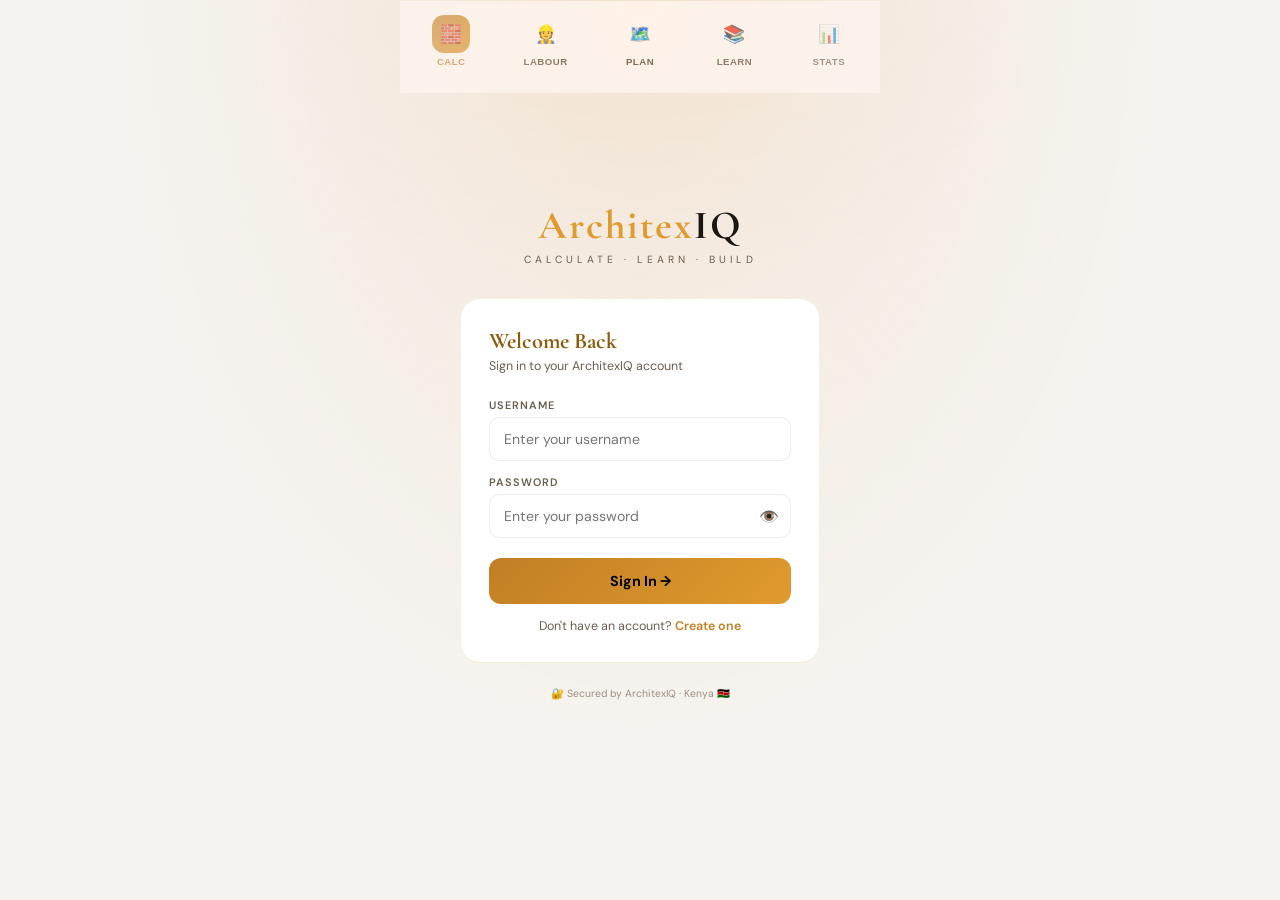
<file: index.html>
<!DOCTYPE html>
<html lang="en" data-theme="light">
<head>
<meta charset="UTF-8">
<meta name="viewport" content="width=device-width, initial-scale=1.0, maximum-scale=1.0, user-scalable=no">
<title>ArchitexIQ — Calculate. Learn. Build.</title>
<link href="https://fonts.googleapis.com/css2?family=Cormorant+Garamond:wght@400;500;600;700&family=DM+Sans:wght@300;400;500;600&display=swap" rel="stylesheet">
<link rel="stylesheet" href="style.css">
  <link rel="apple-touch-icon" href="logo.png">
<link rel="icon" type="image/png" href="logo.png">
<meta name="mobile-web-app-capable" content="yes">
<meta name="apple-mobile-web-app-capable" content="yes">
<meta name="apple-mobile-web-app-status-bar-style" content="black-translucent">
<meta name="apple-mobile-web-app-title" content="ArchitexIQ">
<meta name="theme-color" content="#070709">
</head>
<body>

<!-- STATUS BAR -->
<div class="status-bar" id="statusBar">
  <div class="status-time" id="statusTime">9:41</div>
  <div class="status-icons">
    <span>📶</span><span>🔋</span>
  </div>
</div>

<!-- HEADER -->
<div class="app-header" id="appHeader">
  <div class="app-logo" id="appLogo">
    Architex<span style="color:var(--gold2);">IQ</span>
    <small>C.L.B.</small>
  </div>
  <div class="header-right">
    <div class="notif-btn" onclick="showToast('🔔 No new notifications')">🔔</div>
    <div class="notif-btn" onclick="navigate('settings')" title="Settings">⚙️</div>
    <div class="notif-btn" onclick="logoutUser()" title="Logout" style="font-size:0.7rem;font-weight:700;color:var(--gold);">OUT</div>
  </div>
</div>

<!-- SCROLL AREA -->
<div class="scroll-area" id="scrollArea">
  <div class="page-content" id="pageContent"></div>
</div>

<!-- BOTTOM NAV -->
<nav class="bottom-nav" id="bottomNav">
  <button class="nav-item active" id="nav-calc" onclick="navigate('calc')">
    <div class="nav-icon">🧱</div>
    <div class="nav-label">Calc</div>
  </button>
  <button class="nav-item" id="nav-labour" onclick="navigate('labour')">
    <div class="nav-icon">👷</div>
    <div class="nav-label">Labour</div>
  </button>
  <button class="nav-item" id="nav-planner" onclick="navigate('planner')">
    <div class="nav-icon">🗺️</div>
    <div class="nav-label">Plan</div>
  </button>
  <button class="nav-item" id="nav-learn" onclick="navigate('learn')">
    <div class="nav-icon">📚</div>
    <div class="nav-label">Learn</div>
  </button>
  <button class="nav-item" id="nav-stats" onclick="navigate('stats')">
    <div class="nav-icon">📊</div>
    <div class="nav-label">Stats</div>
  </button>
</nav>

<!-- AI CHAT FAB -->
<button class="chat-fab" onclick="openChat()" id="chatFab">🤖</button>

<!-- AI CHAT OVERLAY -->
<div class="chat-overlay" id="chatOverlay" style="display:none;">
  <div class="chat-header">
    <div class="chat-header-info">
      <div class="chat-avatar">🤖</div>
      <div>
        <div class="chat-name">ArchitexIQ AI</div>
        <div class="chat-status">Online · Kenya Construction Expert</div>
      </div>
    </div>
    <button class="chat-close" onclick="closeChat()">✕</button>
  </div>
  <div class="chat-messages" id="chatMessages"></div>
  <div class="chat-suggestions" id="chatSuggestions"></div>
  <div class="chat-input-area">
    <textarea class="chat-input" id="chatInput"
      placeholder="Ask about construction, costs, materials..."
      rows="1"
      onkeydown="handleChatKey(event)"
      oninput="autoResize(this)"></textarea>
    <button class="chat-send" onclick="sendMessage()">➤</button>
  </div>
</div>

<!-- TOAST -->
<div class="toast" id="toast"></div>

<!-- AUTH OVERLAY (injected by auth.js) -->
<div id="authOverlay" style="display:none;position:fixed;inset:0;z-index:90;flex-direction:column;"></div>

<!-- ═══ SCRIPTS — ORDER MATTERS! ═══ -->
<script src="app.js"></script>
<script src="learn.js"></script>
<script src="settings.js"></script>
<script src="auth.js"></script>

</body>
</html>
</file>
<file: style.css>
/* ═══════════════════════════════════════════════════
   ArchitexIQ — style.css
   Light/Dark Mode + Full Premium Design
═══════════════════════════════════════════════════ */

@import url('https://fonts.googleapis.com/css2?family=Cormorant+Garamond:wght@400;500;600;700&family=DM+Sans:wght@300;400;500;600&display=swap');

/* ── LIGHT MODE (Default) ── */
:root {
  --bg: #f5f3ef;
  --surface: #ffffff;
  --card: #ffffff;
  --card2: #f0ede8;
  --border: rgba(201,168,76,0.2);
  --border2: rgba(0,0,0,0.08);
  --gold: #c17f24;
  --gold2: #e09a2e;
  --gold3: #8b5a0a;
  --goldglow: rgba(193,127,36,0.1);
  --green: #1a9e5c;
  --blue: #2563eb;
  --red: #dc2626;
  --purple: #7c3aed;
  --text: #1a1612;
  --muted: #9c8e7e;
  --muted2: #6b5d4f;
  --shadow: 0 2px 20px rgba(0,0,0,0.08);
  --shadow2: 0 4px 30px rgba(0,0,0,0.12);
  --radius: 16px;
  --radius2: 12px;
}

/* ── DARK MODE ── */
[data-theme="dark"] {
  --bg: #070709;
  --surface: #0d0d11;
  --card: #111117;
  --card2: #16161e;
  --border: rgba(201,168,76,0.12);
  --border2: rgba(255,255,255,0.05);
  --gold: #c9a84c;
  --gold2: #e8c97a;
  --gold3: #f5e6b8;
  --goldglow: rgba(201,168,76,0.15);
  --green: #2ecc71;
  --blue: #4a9eff;
  --red: #e74c3c;
  --purple: #9b59b6;
  --text: #f0ead8;
  --muted: #6b6454;
  --muted2: #8a7d6a;
  --shadow: 0 2px 20px rgba(0,0,0,0.4);
  --shadow2: 0 4px 30px rgba(0,0,0,0.6);
}

/* ── BASE ── */
* { margin: 0; padding: 0; box-sizing: border-box; -webkit-tap-highlight-color: transparent; }
html, body { height: 100%; overflow: hidden; }
body {
  font-family: 'DM Sans', sans-serif;
  background: var(--bg);
  color: var(--text);
  display: flex;
  flex-direction: column;
  max-width: 480px;
  margin: 0 auto;
  position: relative;
  transition: background 0.3s ease, color 0.3s ease;
}
body::before {
  content: '';
  position: fixed;
  top: 0; left: 0; right: 0; height: 300px;
  background: radial-gradient(ellipse at 50% -20%, rgba(193,127,36,0.06) 0%, transparent 70%);
  pointer-events: none; z-index: 0;
}

/* ── STATUS BAR ── */
.status-bar {
  display: flex; justify-content: space-between; align-items: center;
  padding: 12px 20px 4px;
  font-size: 0.72rem; font-weight: 600;
  color: var(--muted2);
  flex-shrink: 0;
  position: relative; z-index: 10;
}
.status-time { font-family: 'Cormorant Garamond', serif; font-size: 1rem; font-weight: 600; color: var(--text); }
.status-icons { display: flex; gap: 5px; align-items: center; }

/* ── HEADER ── */
.app-header {
  padding: 8px 20px 12px;
  display: flex; align-items: center; justify-content: space-between;
  flex-shrink: 0; position: relative; z-index: 10;
  border-bottom: 1px solid var(--border);
  background: var(--surface);
  transition: background 0.3s ease;
}
.app-logo {
  font-family: 'Cormorant Garamond', serif;
  font-size: 1.5rem; font-weight: 700;
  color: var(--gold2); letter-spacing: 1px;
}
.app-logo span { color: var(--text); font-weight: 400; }
.app-logo small {
  font-family: 'DM Sans', sans-serif;
  font-size: 0.55rem; font-weight: 600;
  background: linear-gradient(135deg, var(--gold), var(--gold2));
  color: #fff; padding: 2px 7px; border-radius: 4px;
  margin-left: 6px; vertical-align: middle; letter-spacing: 1px;
}
.header-right { display: flex; gap: 8px; align-items: center; }
.notif-btn {
  width: 36px; height: 36px; border-radius: 10px;
  background: var(--card2); border: 1px solid var(--border2);
  display: flex; align-items: center; justify-content: center;
  cursor: pointer; font-size: 1rem; transition: all 0.2s;
}
.notif-btn:hover { border-color: var(--gold); }

/* ── SCROLL AREA ── */
.scroll-area {
  flex: 1; overflow-y: auto; overflow-x: hidden;
  -webkit-overflow-scrolling: touch;
  position: relative; z-index: 5;
  background: var(--bg);
  transition: background 0.3s ease;
}
.scroll-area::-webkit-scrollbar { width: 0; }
.page-content { padding: 16px 16px 20px; }

/* ── BOTTOM NAV ── */
.bottom-nav {
  display: flex !important;
  background: var(--surface);
  border-top: 1px solid var(--border);
  padding: 8px 4px 20px;
  flex-shrink: 0;
  position: relative; z-index: 10;
  transition: background 0.3s ease;
}
.nav-item {
  flex: 1; display: flex; flex-direction: column; align-items: center; gap: 3px;
  padding: 6px 2px; cursor: pointer; border-radius: 12px;
  transition: all 0.2s; border: none; background: transparent;
}
.nav-item.active .nav-icon {
  background: linear-gradient(135deg, var(--gold), var(--gold2));
  color: #fff;
}
.nav-icon {
  width: 38px; height: 38px; border-radius: 12px;
  display: flex; align-items: center; justify-content: center;
  font-size: 1.1rem; background: transparent;
  transition: all 0.2s;
}
.nav-label { font-size: 0.6rem; font-weight: 600; color: var(--muted2); letter-spacing: 0.5px; text-transform: uppercase; }
.nav-item.active .nav-label { color: var(--gold); }

/* ── CARDS ── */
.card {
  background: var(--card);
  border: 1px solid var(--border2);
  border-radius: var(--radius);
  padding: 18px; margin-bottom: 12px;
  position: relative; overflow: hidden;
  box-shadow: var(--shadow);
  transition: background 0.3s ease, border 0.3s ease;
}
.card::before {
  content: ''; position: absolute; top: 0; left: 0; right: 0; height: 1px;
  background: linear-gradient(90deg, transparent, var(--gold), transparent);
  opacity: 0.3;
}
.card-gold {
  background: linear-gradient(135deg, var(--goldglow), transparent);
  border-color: var(--border);
}
.card-title {
  font-family: 'Cormorant Garamond', serif;
  font-size: 1.1rem; font-weight: 600;
  margin-bottom: 14px;
  display: flex; align-items: center; gap: 8px;
  color: var(--gold3);
}
.card-icon {
  width: 28px; height: 28px; border-radius: 8px;
  background: var(--goldglow); border: 1px solid var(--border);
  display: flex; align-items: center; justify-content: center; font-size: 0.85rem;
}

/* ── HERO ── */
.hero { padding: 20px 0 16px; margin-bottom: 16px; }
.hero-eyebrow {
  font-size: 0.65rem; font-weight: 600; letter-spacing: 3px;
  text-transform: uppercase; color: var(--gold);
  margin-bottom: 8px; display: flex; align-items: center; gap: 6px;
}
.hero-eyebrow::before, .hero-eyebrow::after { content: ''; flex: 1; height: 1px; background: linear-gradient(90deg, transparent, var(--border)); }
.hero-eyebrow::before { background: linear-gradient(90deg, transparent, var(--gold)); }
.hero-title {
  font-family: 'Cormorant Garamond', serif;
  font-size: clamp(2rem, 7vw, 2.8rem);
  font-weight: 700; line-height: 1.05; margin-bottom: 6px;
}
.hero-title .gold {
  background: linear-gradient(135deg, var(--gold), var(--gold2));
  -webkit-background-clip: text; -webkit-text-fill-color: transparent;
}
.hero-sub { color: var(--muted2); font-size: 0.82rem; line-height: 1.6; }

/* ── FORM ── */
.form-group { margin-bottom: 12px; }
.form-label {
  display: block; font-size: 0.68rem; font-weight: 600;
  color: var(--muted2); margin-bottom: 5px;
  text-transform: uppercase; letter-spacing: 1px;
}
input, select, textarea {
  width: 100%; padding: 11px 14px;
  background: var(--surface);
  border: 1px solid var(--border2);
  border-radius: 10px; color: var(--text);
  font-family: 'DM Sans', sans-serif; font-size: 0.88rem;
  outline: none; -webkit-appearance: none;
  transition: border 0.2s, box-shadow 0.2s, background 0.3s;
}
input:focus, select:focus, textarea:focus {
  border-color: var(--gold);
  box-shadow: 0 0 0 3px var(--goldglow);
}
input.error { border-color: var(--red); box-shadow: 0 0 0 3px rgba(220,38,38,0.1); }
select option { background: var(--surface); color: var(--text); }
textarea { resize: vertical; min-height: 70px; }
.grid2 { display: grid; grid-template-columns: 1fr 1fr; gap: 10px; }
.grid3 { display: grid; grid-template-columns: 1fr 1fr 1fr; gap: 8px; }

/* ── VALIDATION ── */
.field-error { font-size: 0.68rem; color: var(--red); margin-top: 4px; display: none; }
.field-error.show { display: block; }

/* ── BUTTONS ── */
.btn {
  width: 100%; padding: 14px; border-radius: 12px;
  font-family: 'DM Sans', sans-serif; font-weight: 600;
  font-size: 0.88rem; cursor: pointer; border: none;
  transition: all 0.2s; letter-spacing: 0.3px;
}
.btn-gold {
  background: linear-gradient(135deg, var(--gold), var(--gold2));
  color: #fff;
  box-shadow: 0 4px 20px rgba(193,127,36,0.25);
}
.btn-gold:active { transform: scale(0.98); }
.btn-outline {
  background: transparent; color: var(--text);
  border: 1px solid var(--border2);
}
.btn-outline:hover { border-color: var(--gold); color: var(--gold); }
.btn-ghost { background: var(--card2); color: var(--text); border: 1px solid var(--border2); }
.btn-danger { background: rgba(220,38,38,0.1); color: var(--red); border: 1px solid rgba(220,38,38,0.2); }
.btn-sm { padding: 8px 14px; width: auto; font-size: 0.76rem; border-radius: 8px; }
.btn-row { display: flex; gap: 8px; }
.btn-row .btn { flex: 1; }

/* ── RESULT ITEMS ── */
.result-grid { display: grid; grid-template-columns: 1fr 1fr; gap: 8px; margin-bottom: 12px; }
.result-item {
  background: var(--surface); border: 1px solid var(--border2);
  border-radius: 12px; padding: 14px; text-align: center;
  position: relative; overflow: hidden;
}
.result-item::after {
  content: ''; position: absolute; bottom: 0; left: 0; right: 0; height: 2px;
  background: linear-gradient(90deg, transparent, var(--gold), transparent); opacity: 0.4;
}
.result-val {
  font-family: 'Cormorant Garamond', serif;
  font-size: 1.6rem; font-weight: 700;
  background: linear-gradient(135deg, var(--gold), var(--gold2));
  -webkit-background-clip: text; -webkit-text-fill-color: transparent;
}
.result-unit { font-size: 0.62rem; color: var(--muted2); margin-top: 1px; }
.result-lbl { font-size: 0.7rem; color: var(--muted2); margin-top: 4px; }

/* ── TOTAL BOX ── */
.total-box {
  background: linear-gradient(135deg, var(--goldglow), transparent);
  border: 1px solid var(--border);
  border-radius: var(--radius);
  padding: 20px; text-align: center; margin-bottom: 12px;
  position: relative; overflow: hidden;
}
.total-label { font-size: 0.65rem; letter-spacing: 3px; text-transform: uppercase; color: var(--muted2); margin-bottom: 4px; }
.total-amount {
  font-family: 'Cormorant Garamond', serif;
  font-size: 2.2rem; font-weight: 700;
  background: linear-gradient(135deg, var(--gold), var(--gold2));
  -webkit-background-clip: text; -webkit-text-fill-color: transparent;
}
.total-sub { font-size: 0.7rem; color: var(--muted); margin-top: 4px; }

/* ── MIX PILLS ── */
.mix-pills { display: flex; gap: 6px; flex-wrap: wrap; margin-top: 5px; }
.mix-pill {
  padding: 6px 12px; border-radius: 20px;
  font-size: 0.72rem; font-weight: 600; cursor: pointer;
  border: 1px solid var(--border2);
  background: var(--surface); color: var(--muted2);
  transition: all 0.2s;
}
.mix-pill.active {
  background: var(--goldglow);
  border-color: var(--gold); color: var(--gold);
}

/* ── TEMPLATES ── */
.template-scroll {
  display: flex; gap: 8px; overflow-x: auto;
  padding-bottom: 4px; margin-bottom: 14px;
}
.template-scroll::-webkit-scrollbar { height: 0; }
.template-card {
  flex-shrink: 0;
  background: var(--card2); border: 1px solid var(--border2);
  border-radius: 12px; padding: 12px 14px;
  cursor: pointer; transition: all 0.2s;
  text-align: center; min-width: 90px;
}
.template-card.active, .template-card:hover {
  border-color: var(--gold);
  background: var(--goldglow);
}
.template-card .t-icon { font-size: 1.4rem; margin-bottom: 5px; }
.template-card .t-name { font-size: 0.7rem; font-weight: 600; color: var(--text); }
.template-card .t-size { font-size: 0.6rem; color: var(--muted); }

/* ── BOQ TABLE ── */
.boq-table { width: 100%; border-collapse: collapse; font-size: 0.78rem; }
.boq-table th {
  background: var(--card2); padding: 8px 10px;
  text-align: left; font-size: 0.62rem;
  color: var(--muted); text-transform: uppercase; letter-spacing: 1px;
}
.boq-table td { padding: 8px 10px; border-bottom: 1px solid var(--border2); color: var(--muted2); }
.boq-table .amt { color: var(--gold); font-weight: 600; }
.boq-table tr:last-child td { border: none; font-weight: 700; color: var(--text); }

/* ── CHART ── */
.chart-wrap { position: relative; width: 100%; }
canvas { border-radius: 8px; display: block; }

/* ── WORKER CARD ── */
.worker-card {
  background: var(--surface); border: 1px solid var(--border2);
  border-radius: 12px; padding: 14px; margin-bottom: 8px;
}
.worker-header { display: flex; justify-content: space-between; align-items: center; margin-bottom: 8px; }
.worker-role { font-weight: 600; font-size: 0.86rem; }
.worker-rate { font-family: 'Cormorant Garamond', serif; font-size: 1rem; color: var(--gold); font-weight: 600; }
.qty-ctrl { display: flex; align-items: center; gap: 10px; }
.qty-btn {
  width: 28px; height: 28px; border-radius: 8px;
  border: 1px solid var(--border); background: var(--card2);
  color: var(--text); font-size: 1rem; cursor: pointer;
  display: flex; align-items: center; justify-content: center;
  transition: all 0.2s;
}
.qty-btn:hover { border-color: var(--gold); color: var(--gold); }
.qty-val { font-family: 'Cormorant Garamond', serif; font-size: 1.2rem; font-weight: 700; min-width: 24px; text-align: center; color: var(--gold2); }

/* ── PHASE CARD ── */
.phase-card {
  background: var(--surface); border-radius: 12px;
  padding: 14px; margin-bottom: 8px;
  border-left: 3px solid;
}
.phase-header { display: flex; justify-content: space-between; align-items: flex-start; margin-bottom: 6px; }
.phase-name { font-family: 'Cormorant Garamond', serif; font-size: 1rem; font-weight: 600; }
.phase-badge { font-size: 0.62rem; font-weight: 600; background: var(--card2); padding: 3px 8px; border-radius: 6px; color: var(--muted2); }
.phase-tasks li { font-size: 0.76rem; color: var(--muted2); padding: 2px 0; list-style: none; display: flex; gap: 5px; align-items: center; }

/* ── GANTT ── */
.gantt-wrap { overflow-x: auto; margin-bottom: 12px; }
.gantt { min-width: 480px; background: var(--surface); border-radius: 12px; padding: 14px; }
.gantt-row { display: flex; align-items: center; gap: 8px; margin-bottom: 7px; }
.gantt-lbl { width: 90px; font-size: 0.65rem; color: var(--muted); text-align: right; flex-shrink: 0; }
.gantt-track { flex: 1; height: 18px; background: var(--card2); border-radius: 4px; position: relative; overflow: hidden; }
.gantt-fill { height: 100%; position: absolute; border-radius: 4px; display: flex; align-items: center; padding-left: 5px; font-size: 0.6rem; font-weight: 700; color: #fff; }

/* ── MODULE CARD ── */
.module-card {
  background: var(--card); border: 1px solid var(--border2);
  border-radius: var(--radius2); padding: 14px;
  cursor: pointer; transition: all 0.2s; margin-bottom: 8px;
}
.module-card:active { transform: scale(0.99); }
.module-card:hover { border-color: var(--border); box-shadow: var(--shadow); }
.mod-header { display: flex; align-items: center; gap: 10px; margin-bottom: 8px; }
.mod-icon { width: 38px; height: 38px; border-radius: 10px; display: flex; align-items: center; justify-content: center; font-size: 1.1rem; }
.mod-info h3 { font-family: 'Cormorant Garamond', serif; font-size: 1rem; font-weight: 600; color: var(--gold3); }
.mod-info p { font-size: 0.72rem; color: var(--muted2); }
.prog-bar { height: 3px; background: var(--card2); border-radius: 2px; overflow: hidden; margin-top: 8px; }
.prog-fill { height: 100%; border-radius: 2px; transition: width 0.5s; }
.prog-labels { display: flex; justify-content: space-between; font-size: 0.62rem; color: var(--muted); margin-top: 3px; }

/* ── LESSON ── */
.lesson-content h2 { font-family: 'Cormorant Garamond', serif; font-size: 1.2rem; font-weight: 600; margin-bottom: 10px; color: var(--gold3); }
.lesson-content h3 { font-family: 'Cormorant Garamond', serif; font-size: 1rem; font-weight: 600; margin: 14px 0 8px; color: var(--gold2); }
.lesson-content p { font-size: 0.83rem; line-height: 1.75; color: var(--muted2); margin-bottom: 10px; }
.hl { background: var(--goldglow); border-left: 2px solid var(--gold); border-radius: 0 8px 8px 0; padding: 10px 14px; margin: 10px 0; font-size: 0.8rem; color: var(--text); }
.fbox { background: var(--card2); border: 1px solid var(--border); border-radius: 10px; padding: 12px; margin: 10px 0; font-family: monospace; font-size: 0.78rem; color: var(--gold2); text-align: left; line-height: 1.9; white-space: pre; overflow-x: auto; }
.swahili-note { background: rgba(37,99,235,0.08); border-left: 2px solid var(--blue); border-radius: 0 8px 8px 0; padding: 10px 14px; margin: 10px 0; font-size: 0.78rem; color: var(--blue); }

/* ── QUIZ ── */
.option {
  background: var(--surface); border: 1px solid var(--border2);
  border-radius: 10px; padding: 11px 14px; margin-bottom: 7px;
  cursor: pointer; font-size: 0.83rem;
  display: flex; align-items: center; gap: 8px;
  transition: all 0.2s; color: var(--muted2);
}
.option:hover { border-color: var(--border); color: var(--text); }
.option.correct { border-color: var(--green); background: rgba(26,158,92,0.08); color: var(--green); }
.option.wrong { border-color: var(--red); background: rgba(220,38,38,0.08); color: var(--red); }
.opt-letter { width: 22px; height: 22px; border-radius: 6px; background: var(--card2); display: flex; align-items: center; justify-content: center; font-size: 0.68rem; font-weight: 700; flex-shrink: 0; }

/* ── SETTINGS ── */
.settings-section { margin-bottom: 20px; }
.settings-title {
  font-size: 0.62rem; font-weight: 700; letter-spacing: 3px;
  text-transform: uppercase; color: var(--muted);
  margin-bottom: 8px; padding-left: 4px;
}
.settings-item {
  background: var(--card); border: 1px solid var(--border2);
  border-radius: 12px; padding: 14px 16px;
  display: flex; align-items: center; justify-content: space-between;
  margin-bottom: 6px; cursor: pointer; transition: all 0.2s;
}
.settings-item:hover { border-color: var(--border); }
.settings-item-left { display: flex; align-items: center; gap: 12px; }
.settings-item-icon { font-size: 1.2rem; }
.settings-item-info h4 { font-size: 0.86rem; font-weight: 600; color: var(--text); }
.settings-item-info p { font-size: 0.72rem; color: var(--muted2); margin-top: 1px; }
.settings-item-right { color: var(--muted); font-size: 0.9rem; }

/* ── TOGGLE SWITCH ── */
.toggle {
  width: 44px; height: 24px; border-radius: 12px;
  background: var(--border2); position: relative;
  cursor: pointer; transition: background 0.3s;
  border: none; flex-shrink: 0;
}
.toggle.on { background: linear-gradient(135deg, var(--gold), var(--gold2)); }
.toggle::after {
  content: ''; position: absolute;
  width: 18px; height: 18px; border-radius: 50%;
  background: #fff; top: 3px; left: 3px;
  transition: transform 0.3s;
  box-shadow: 0 1px 4px rgba(0,0,0,0.2);
}
.toggle.on::after { transform: translateX(20px); }

/* ── PROFILE CARD ── */
.profile-card {
  background: linear-gradient(135deg, var(--goldglow), transparent);
  border: 1px solid var(--border);
  border-radius: var(--radius); padding: 20px;
  text-align: center; margin-bottom: 16px;
}
.profile-avatar {
  width: 64px; height: 64px; border-radius: 20px;
  background: linear-gradient(135deg, var(--gold), var(--gold2));
  display: flex; align-items: center; justify-content: center;
  font-size: 1.8rem; margin: 0 auto 12px;
}
.profile-name { font-family: 'Cormorant Garamond', serif; font-size: 1.3rem; font-weight: 700; color: var(--gold3); }
.profile-username { font-size: 0.76rem; color: var(--muted2); margin-top: 2px; }
.profile-badge {
  display: inline-block; margin-top: 8px;
  background: var(--goldglow); border: 1px solid var(--border);
  color: var(--gold); font-size: 0.68rem; font-weight: 600;
  padding: 3px 10px; border-radius: 20px; letter-spacing: 1px; text-transform: uppercase;
}

/* ── STATS ── */
.stats-grid { display: grid; grid-template-columns: 1fr 1fr; gap: 8px; margin-bottom: 12px; }
.stat-card {
  background: var(--card); border: 1px solid var(--border2);
  border-radius: 12px; padding: 14px; text-align: center;
}
.stat-val {
  font-family: 'Cormorant Garamond', serif;
  font-size: 2rem; font-weight: 700;
  background: linear-gradient(135deg, var(--gold), var(--gold2));
  -webkit-background-clip: text; -webkit-text-fill-color: transparent;
}
.stat-lbl { font-size: 0.65rem; color: var(--muted2); margin-top: 2px; text-transform: uppercase; letter-spacing: 0.5px; }

/* ── BADGE ── */
.badge-grid { display: grid; grid-template-columns: repeat(5, 1fr); gap: 6px; }
.badge-item {
  background: var(--surface); border: 1px solid var(--border2);
  border-radius: 10px; padding: 8px 4px; text-align: center; font-size: 1.2rem;
}
.badge-item.earned { border-color: var(--gold); background: var(--goldglow); }
.badge-item .b-lbl { font-size: 0.55rem; color: var(--muted); margin-top: 2px; }

/* ── PROJECT LIST ── */
.project-row {
  background: var(--surface); border: 1px solid var(--border2);
  border-radius: 10px; padding: 12px 14px; margin-bottom: 7px;
  display: flex; justify-content: space-between; align-items: center;
}
.project-row .pr-name { font-weight: 600; font-size: 0.84rem; }
.project-row .pr-meta { font-size: 0.68rem; color: var(--muted2); }
.project-row .pr-amount { font-family: 'Cormorant Garamond', serif; font-size: 1rem; font-weight: 700; color: var(--gold); }

/* ── AI CHAT ── */
.chat-fab {
  position: fixed; bottom: 90px; right: 16px; z-index: 50;
  width: 52px; height: 52px; border-radius: 16px;
  background: linear-gradient(135deg, var(--gold), var(--gold2));
  display: flex; align-items: center; justify-content: center;
  font-size: 1.3rem; cursor: pointer;
  box-shadow: 0 4px 20px rgba(193,127,36,0.4);
  border: none; transition: all 0.2s;
}
.chat-fab:active { transform: scale(0.95); }
.chat-overlay {
  position: fixed; inset: 0; z-index: 60;
  background: var(--bg); display: flex; flex-direction: column;
  max-width: 480px; margin: 0 auto;
}
.chat-header {
  padding: 16px 20px; border-bottom: 1px solid var(--border);
  display: flex; align-items: center; justify-content: space-between;
  flex-shrink: 0; background: var(--surface);
}
.chat-header-info { display: flex; align-items: center; gap: 10px; }
.chat-avatar {
  width: 38px; height: 38px; border-radius: 12px;
  background: linear-gradient(135deg, var(--gold), var(--gold2));
  display: flex; align-items: center; justify-content: center; font-size: 1.1rem;
}
.chat-name { font-family: 'Cormorant Garamond', serif; font-size: 1rem; font-weight: 600; color: var(--gold3); }
.chat-status { font-size: 0.65rem; color: var(--green); display: flex; align-items: center; gap: 4px; }
.chat-status::before { content: ''; width: 5px; height: 5px; border-radius: 50%; background: var(--green); }
.chat-close {
  width: 32px; height: 32px; border-radius: 8px;
  background: var(--card2); border: 1px solid var(--border2);
  color: var(--text); cursor: pointer; font-size: 1rem;
  display: flex; align-items: center; justify-content: center;
}
.chat-messages { flex: 1; overflow-y: auto; padding: 16px; display: flex; flex-direction: column; gap: 10px; background: var(--bg); }
.chat-messages::-webkit-scrollbar { width: 0; }
.msg { max-width: 85%; animation: fadeUp 0.3s ease; }
.msg-ai { align-self: flex-start; }
.msg-user { align-self: flex-end; }
.msg-bubble { padding: 10px 14px; border-radius: 12px; font-size: 0.82rem; line-height: 1.6; }
.msg-ai .msg-bubble { background: var(--card); border: 1px solid var(--border2); color: var(--text); border-radius: 4px 12px 12px 12px; }
.msg-user .msg-bubble { background: linear-gradient(135deg, var(--gold), var(--gold2)); color: #fff; font-weight: 500; border-radius: 12px 12px 4px 12px; }
.msg-time { font-size: 0.6rem; color: var(--muted); margin-top: 3px; padding: 0 4px; }
.typing-indicator { display: flex; gap: 4px; padding: 10px 14px; background: var(--card); border: 1px solid var(--border2); border-radius: 4px 12px 12px 12px; width: 60px; }
.typing-dot { width: 6px; height: 6px; border-radius: 50%; background: var(--muted2); animation: typingDot 1.4s infinite; }
.typing-dot:nth-child(2) { animation-delay: 0.2s; }
.typing-dot:nth-child(3) { animation-delay: 0.4s; }
.chat-suggestions { display: flex; gap: 6px; overflow-x: auto; padding: 0 16px 8px; flex-shrink: 0; background: var(--bg); }
.chat-suggestions::-webkit-scrollbar { height: 0; }
.chat-sugg {
  flex-shrink: 0; background: var(--card); border: 1px solid var(--border);
  border-radius: 20px; padding: 5px 12px; font-size: 0.7rem; color: var(--muted2);
  cursor: pointer; white-space: nowrap; transition: all 0.2s;
}
.chat-sugg:hover { border-color: var(--gold); color: var(--gold); }
.chat-input-area {
  padding: 12px 16px 20px; border-top: 1px solid var(--border);
  display: flex; gap: 8px; align-items: flex-end;
  flex-shrink: 0; background: var(--surface);
}
.chat-input {
  flex: 1; background: var(--card2); border: 1px solid var(--border2);
  border-radius: 12px; padding: 10px 14px; color: var(--text);
  font-family: 'DM Sans', sans-serif; font-size: 0.85rem;
  outline: none; resize: none; max-height: 80px; line-height: 1.5;
}
.chat-input:focus { border-color: var(--gold); }
.chat-send {
  width: 38px; height: 38px; border-radius: 10px; flex-shrink: 0;
  background: linear-gradient(135deg, var(--gold), var(--gold2));
  border: none; cursor: pointer; font-size: 1rem;
  display: flex; align-items: center; justify-content: center;
  transition: all 0.2s; color: #fff;
}
.chat-send:active { transform: scale(0.95); }

/* ── SCANNER ── */
.scanner-zone {
  border: 2px dashed var(--border); border-radius: var(--radius);
  padding: 32px 20px; text-align: center; cursor: pointer;
  transition: all 0.2s; margin-bottom: 12px;
  background: var(--surface);
}
.scanner-zone:hover, .scanner-zone.drag { border-color: var(--gold); background: var(--goldglow); }
.scanner-icon { font-size: 2.5rem; margin-bottom: 10px; }
.scanner-title { font-family: 'Cormorant Garamond', serif; font-size: 1.1rem; font-weight: 600; color: var(--gold3); margin-bottom: 4px; }
.scanner-sub { font-size: 0.76rem; color: var(--muted2); }

/* ── EMPTY STATE ── */
.empty { text-align: center; padding: 32px 16px; color: var(--muted2); }
.empty .e-icon { font-size: 2rem; margin-bottom: 8px; }
.empty p { font-size: 0.78rem; }

/* ── BACK BTN ── */
.back-btn {
  display: inline-flex; align-items: center; gap: 5px;
  font-size: 0.76rem; color: var(--muted2); cursor: pointer;
  margin-bottom: 14px; background: none; border: none; padding: 6px 0;
  transition: color 0.2s;
}
.back-btn:hover { color: var(--gold); }

/* ── SECTION HEADER ── */
.section-header {
  font-size: 0.62rem; font-weight: 600; letter-spacing: 3px;
  text-transform: uppercase; color: var(--muted);
  margin: 16px 0 10px; display: flex; align-items: center; gap: 8px;
}
.section-header::after { content: ''; flex: 1; height: 1px; background: var(--border2); }

/* ── TOAST ── */
.toast {
  position: fixed; bottom: 90px; left: 50%;
  transform: translateX(-50%) translateY(20px);
  background: linear-gradient(135deg, var(--gold), var(--gold2));
  color: #fff; padding: 9px 18px; border-radius: 20px;
  font-size: 0.78rem; font-weight: 600; z-index: 200;
  white-space: nowrap; opacity: 0; transition: all 0.3s; pointer-events: none;
}
.toast.show { opacity: 1; transform: translateX(-50%) translateY(0); }

/* ── LOADING ── */
.loading { display: flex; gap: 4px; align-items: center; justify-content: center; padding: 8px; }
.loading-dot { width: 5px; height: 5px; border-radius: 50%; background: var(--gold); animation: typingDot 1.2s infinite; }
.loading-dot:nth-child(2) { animation-delay: 0.15s; }
.loading-dot:nth-child(3) { animation-delay: 0.3s; }

/* ── ANIMATIONS ── */
@keyframes fadeUp { from { opacity: 0; transform: translateY(12px); } to { opacity: 1; transform: translateY(0); } }
@keyframes typingDot { 0%, 60%, 100% { transform: translateY(0); } 30% { transform: translateY(-6px); } }
@keyframes shimmer { 0% { background-position: -200% 0; } 100% { background-position: 200% 0; } }
.fade-up { animation: fadeUp 0.4s ease forwards; }

/* ── SCROLLBAR ── */
::-webkit-scrollbar { width: 3px; }
::-webkit-scrollbar-thumb { background: var(--border); border-radius: 2px; }
</file>
